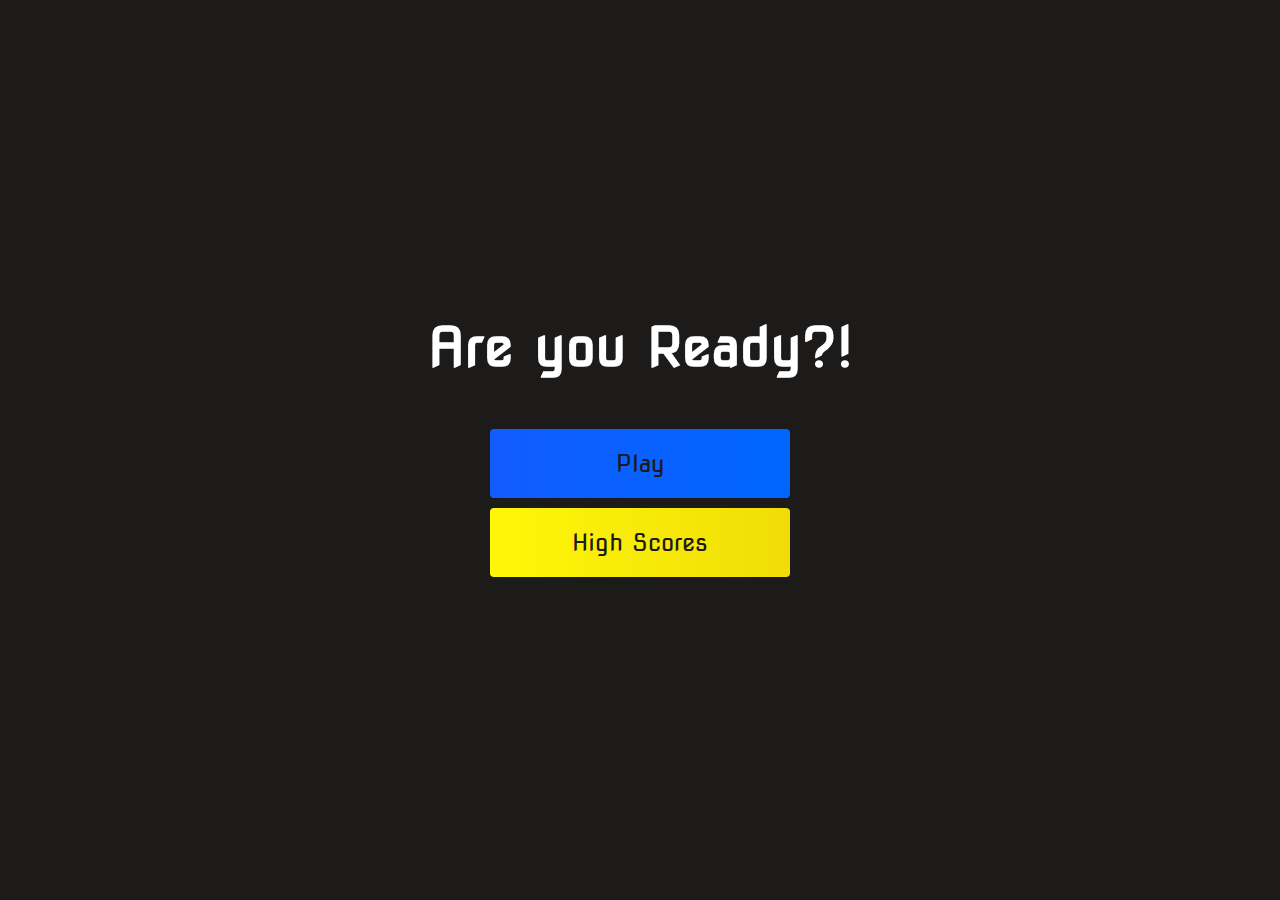
<file: my-quiz/index.html>
<!DOCTYPE html>
<html lang="en">
<head>
    <meta charset="UTF-8">
    <meta name="viewport" content="width=device-width, initial-scale=1.0">
    <title>Home Page</title>
    <link rel="stylesheet" href="style.css">
</head>
<body>
    <div class="container">
        <div id="home" class="flex-column flex-center">
            <h1>Are you Ready?!</h1>
            <a href="game.html" class="btn">Play</a>
            <a href="highscores.html" class="btn" id="highscore-btn">High Scores</a>
        </div>
    </div>
</body>
</html>
</file>
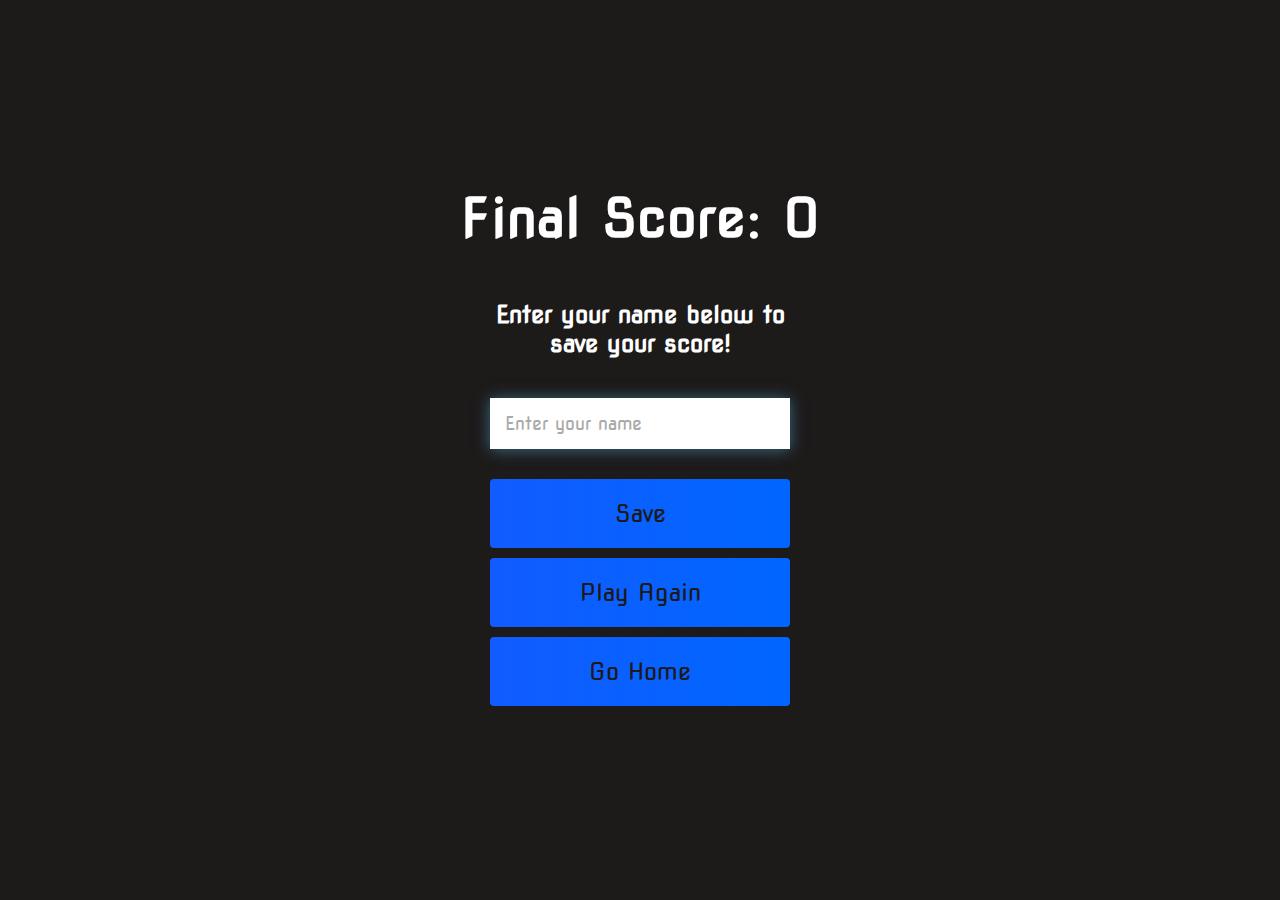
<file: my-quiz/end.html>
<!DOCTYPE html>
<html lang="en">
<head>
    <meta charset="UTF-8">
    <meta name="viewport" content="width=device-width, initial-scale=1.0">
    <title>End Page</title>
    <link rel="stylesheet" href="style.css">
</head>
<body>
    <div class="container">
        <div id="end" class="flex-center flex-column">
            <h1 id="finalScore"></h1> <!-- Moved the form outside of the h1 -->
            <form class="end-form-container">
                <h2 id="end-text">Enter your name below to save your score!</h2>  
                <input type="text" name="name" id="username" placeholder="Enter your name">
                <button class="btn" id="saveScoreBtn" type="submit" onclick="saveHighScore(event)" disabled>Save</button>              
            </form>
            <a href="game.html" class="btn">Play Again</a>
            <a href="index.html" class="btn">Go Home</a>
        </div>
    </div>
    <script src="end.js"></script>
</body>
</html>
</file>
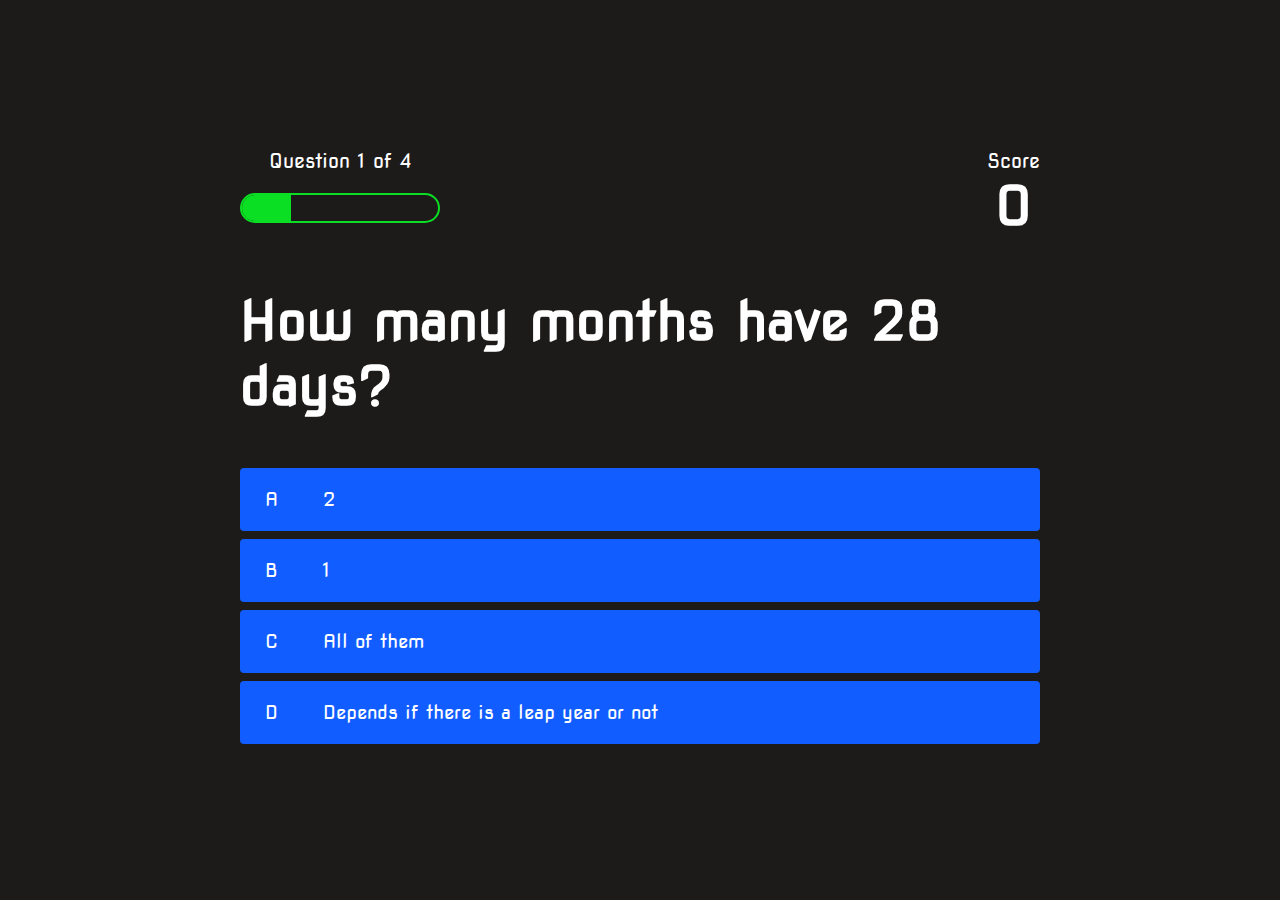
<file: my-quiz/game.html>
<!DOCTYPE html>
<html lang="en">
<head>
    <meta charset="UTF-8">
    <meta name="viewport" content="width=device-width, initial-scale=1.0">
    <title>Quiz Page</title>
    <link rel="stylesheet" href="style.css">
    <link rel="stylesheet" href="game.css">
</head>
<body>
    <div class="container">
        <div id="game" class="justify-center flex-column">
            <div id="hud">
                <div class="hud-item">
                    <p id="progressText" class="hud-prefix">
                        Question
                    </p>
                    <div id="progressBar">
                        <div id="progressBarFull"></div>
                    </div>
                </div>
                <div class="hud-item">
                    <p class="hud-prefix">
                        Score
                    </p>
                    <h1 class="hud-main-text" id="score">
                        0
                    </h1>
                </div>
            </div>
            <h1 id="question">What is the answer to this question</h1>
            <div class="choice-container">
                <p class="choice-prefix">A</p>
                <p class="choice-text" data-number="1">Choice 1</p>
            </div>
            <div class="choice-container">
                <p class="choice-prefix">B</p>
                <p class="choice-text" data-number="2">Choice 2</p>
            </div>
            <div class="choice-container">
                <p class="choice-prefix">C</p>
                <p class="choice-text" data-number="3">Choice 3</p>
            </div>
            <div class="choice-container">
                <p class="choice-prefix">D</p>
                <p class="choice-text" data-number="4">Choice 4</p>
            </div>
        </div>
    </div>
    <script src="game.js"></script>
</body>
</html>
</file>
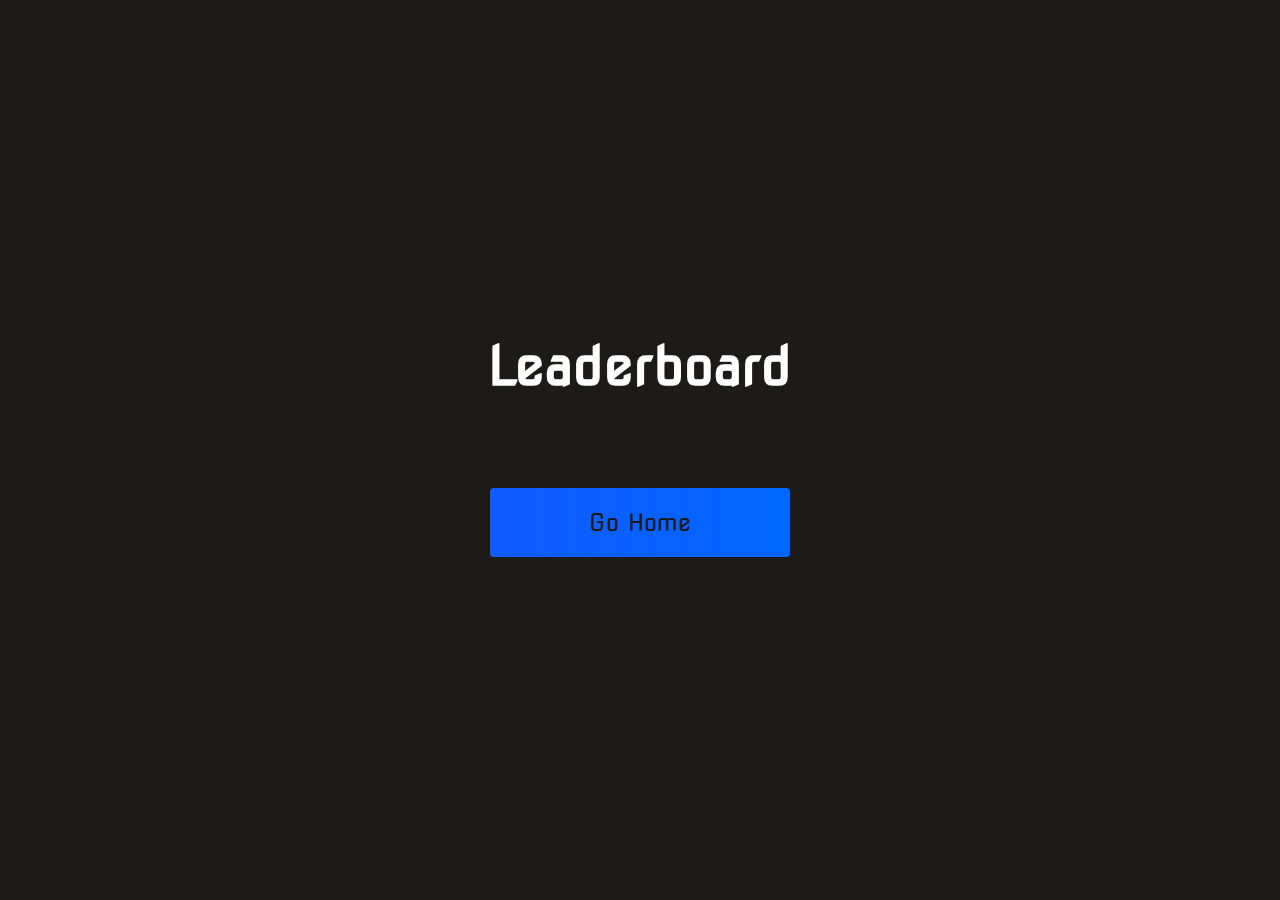
<file: my-quiz/highscores.html>
<!DOCTYPE html>
<html lang="en">
<head>
    <meta charset="UTF-8">
    <meta name="viewport" content="width=device-width, initial-scale=1.0">
    <title>High Scores</title>
    <link rel="stylesheet" href="style.css">
    <link rel="stylesheet" href="highscores.css">
</head>
<body>
    <div class="container">
        <div id="highScores" class="flex-center flex-column">
            <h1 id="finalScore">Leaderboard</h1>
            <ul id="highScoresList"></ul>
            <a href="index.html" class="btn">Go Home</a>
        </div>
    </div>
    <script src="highscores.js"></script>
</body>
</html>
</file>
<file: my-quiz/style.css>
@import url('https://fonts.googleapis.com/css2?family=Nova+Square&display=swap');

:root {
    background-color: rgb(29, 26, 26);
}

* {
    box-sizing: border-box;
    margin: 0;
    padding: 0;
    font-size: 62.5%;
    font-family: 'Nova Square';
}

h1 {
    font-size: 5.4rem;
    color: #fff;
    margin-bottom: 5rem;
}

h2 {
    font-size: 4.2rem;
    margin-bottom: 4rem;
}

.container {
    width: 100vw;
    height: 100vh;
    display: flex;
    justify-content: center;
    align-items: center;
    max-width: 80rem;
    margin: 0 auto;
    padding: 2rem;
}

.flex-column {
    display: flex;
    flex-direction: column;
}

.flex-center {
    justify-content: center;
    align-items: center;
}

.justify-center {
    justify-content: center;
}

.text-center {
    text-align: center;
}

.hidden {
    display: none;
}

.btn {
    font-size: 2.4rem;
    padding: 2rem 0;
    width: 30rem;
    text-align: center;
    margin-bottom: 1rem;
    text-decoration: none;
    color: rgb(28, 26, 26);
    background: linear-gradient(90deg, rgb(18, 92, 255), rgb(0, 102, 255) 100%);
    border-radius: 4px;
}

.btn:hover {
    cursor: pointer;
    box-shadow: 0 0.4rem 1.4rem 0 rgba(8, 114, 244, 8.6);
    transition: transform 150ms;
    transition: scale(1.03);
}

.btn[disabled]:hover {
    cursor: not-allowed;
    box-shadow: none;
    transform: none;
}

#highscore-btn {
    background: linear-gradient(90deg, rgb(255, 247, 9), rgb(240, 221, 6) 100%);
}

#highscore-btn:hover {
    box-shadow: 0 0.4rem 1.4rem 0 rgba(255, 255, 0, 0.5);
}

/* End Page CSS */

.end-form-container {
    width: 100%;
    display: flex;
    flex-direction: column;
    align-items: center;
    max-width: 30rem;
}

input {
    margin-bottom: 1rem;
    width: 20rem;
    padding: 1.5rem;
    font-size: 1.8rem;
    border: none;
    box-shadow: 0 0.1rem 1.4rem 0 rgb(86, 185, 235, 0.5);
}

input::placeholder {
    color: #aaa;
}

#username {
    margin-bottom: 3rem;
    width: 100%;
    outline: none;
}

#end-text {
    font-size: 2.4rem;
    color: #fff;
    text-align: center;
}

#saveScoreBtn {
    border: none;
}
</file>
<file: my-quiz/game.css>
body {
    color: #fff;
}

.choice-container {
    display: flex;
    margin-bottom: 0.8rem;
    width: 100%;
    border-radius: 4px;
    background: rgb(18, 93, 255);
    font-size: 3rem;
    min-width: 80rem;
}

.choice-container:hover {
    cursor: pointer;
    box-shadow: 0 0.4rem 1.4rem 0 rgba(6, 103, 247, 0.5);
    transform: scale(1.02);
    transition: transform 100ms;
}

.choice-prefix {
    padding: 2rem 2.5rem;
    color: white;
}

.choice-text {
    padding: 2rem;
    width: 100%;
}

.correct {
    background: linear-gradient(32deg, rgb(11, 223, 36) 0%, rgb(41, 232, 111) 100%);
}

.incorrect {
    background: linear-gradient(32deg, rgb(230, 29, 29, 1) 0%, rgb(224, 11, 11, 1) 100%);
}

/* Heads up Display */
#hud {
    display: flex;
    justify-content: space-between;
}

.hud-prefix {
    text-align: center;
    font-size: 2rem;
}

.hud-main-text {
    text-align: center;
}

#progressBar {
    width: 20rem;
    height: 3rem;
    border: 0.2rem solid rgb(11, 223, 36);
    margin-top: 2rem;
    border-radius: 50px;
    overflow: hidden;
}

#progressBarFull {
    height: 100%;
    background: rgb(11, 223, 36);
    width: 0%;
}

@media screen and (max-width: 768px) {
    .choice-container {
        min-width: 40rem;
    }
}
</file>
<file: my-quiz/highscores.css>
body {
    color: #fff;
}

#highScoresList {
    list-style: none;
    margin-bottom: 4rem;
}

.high-score {
    font-size: 2.8rem;
    margin-bottom: 0.5rem;
}
</file>
